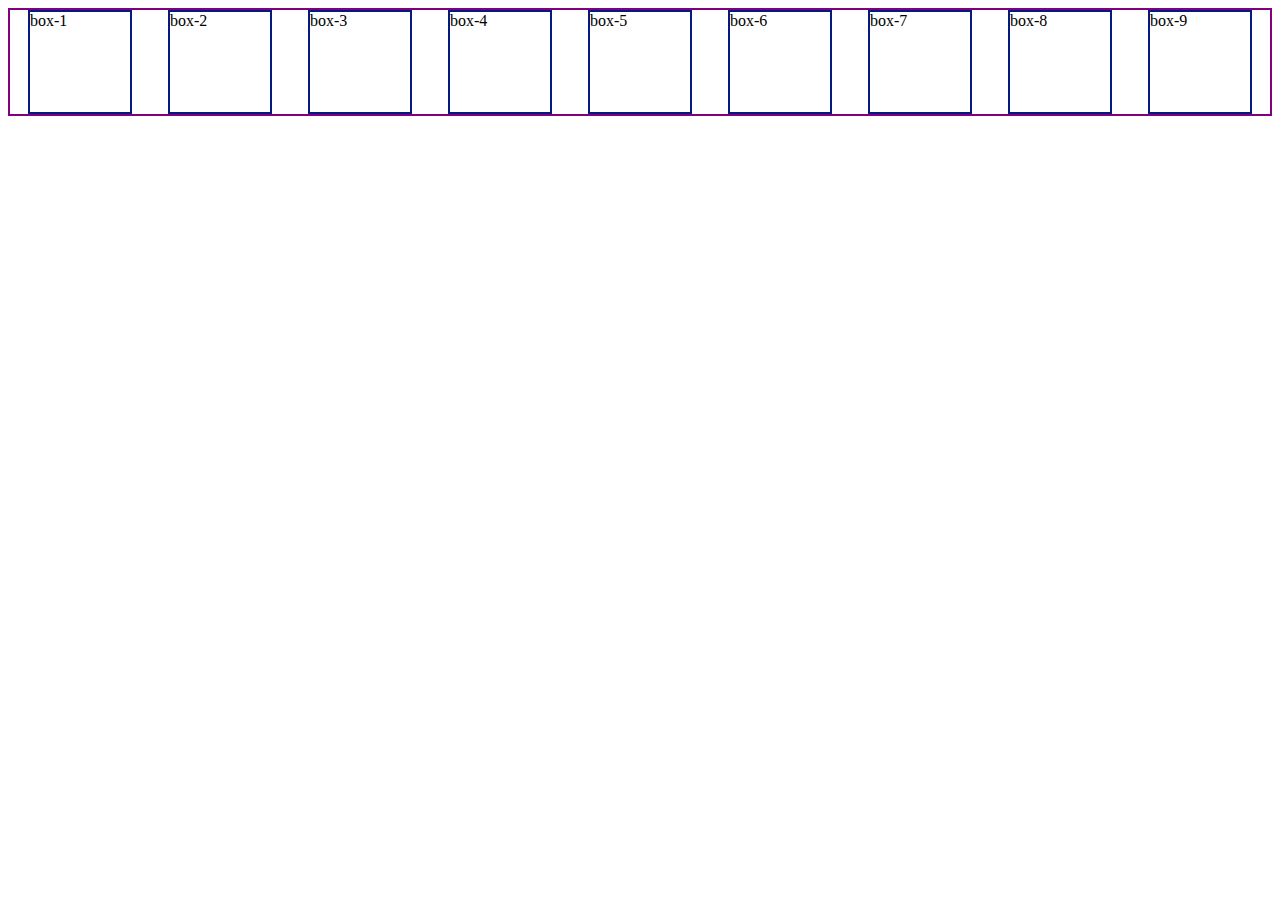
<file: index.html>
<!DOCTYPE html>
<html lang="en">
<head>
    <meta charset="UTF-8">
    <meta name="viewport" content="width=device-width, initial-scale=1.0">
    <title>responsive layout</title>
    <link rel="stylesheet" href="./style/style.css">
</head>
<body>
    <div class="box-container">
        <div class="box">box-1</div>
        <div class="box">box-2</div>
        <div class="box">box-3</div>
        <div class="box">box-4</div>
        <div class="box">box-5</div>
        <div class="box">box-6</div>
        <div class="box">box-7</div>
        <div class="box">box-8</div>
        <div class="box">box-9</div>
    </div>
</body>
</html>
</file>
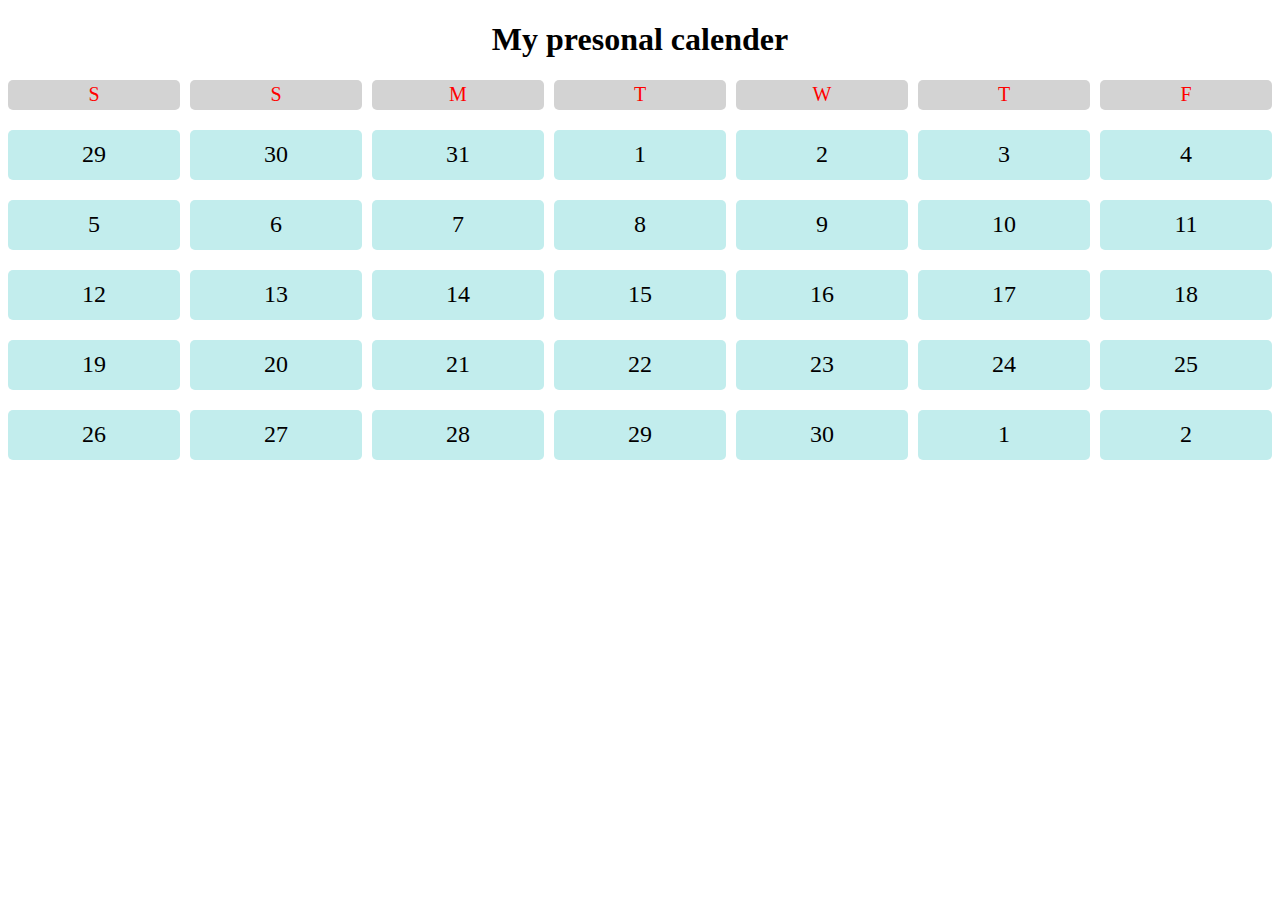
<file: calender.html>
<!DOCTYPE html>
<html lang="en">
<head>
    <meta charset="UTF-8">
    <meta name="viewport" content="width=device-width, initial-scale=1.0">
    <title>calender</title>
    <style>
        .calender {
            display: grid;
            grid-template-columns: repeat(7, 1fr);
            grid-template-rows: 30px repeat(5, 50px);
            row-gap: 20px;
            column-gap: 10px;
        }
        .date, .day{
            background-color: rgb(194, 237, 237);
            border-radius: 5px;
            display: flex;
            justify-content: center;
            align-items: center;
            font-size: 1.5em;
        }
        .day{
            background-color: lightgray;
            font-size: 20px;
            color: red;
        }
        h1{
            text-align: center;
        }
    </style>
</head>
<body>
    <h1>My presonal calender</h1>
    <div class="calender">
        <div class="day">S</div>
        <div class="day">S</div>
        <div class="day">M</div>
        <div class="day">T</div>
        <div class="day">W</div>
        <div class="day">T</div>
        <div class="day">F</div>
        <div class="date">29</div>
        <div class="date">30</div>
        <div class="date">31</div>
        <div class="date">1</div>
        <div class="date">2</div>
        <div class="date">3</div>
        <div class="date">4</div>
        <div class="date">5</div>
        <div class="date">6</div>
        <div class="date">7</div>
        <div class="date">8</div>
        <div class="date">9</div>
        <div class="date">10</div>
        <div class="date">11</div>
        <div class="date">12</div>
        <div class="date">13</div>
        <div class="date">14</div>
        <div class="date">15</div>
        <div class="date">16</div>
        <div class="date">17</div>
        <div class="date">18</div>
        <div class="date">19</div>
        <div class="date">20</div>
        <div class="date">21</div>
        <div class="date">22</div>
        <div class="date">23</div>
        <div class="date">24</div>
        <div class="date">25</div>
        <div class="date">26</div>
        <div class="date">27</div>
        <div class="date">28</div>
        <div class="date">29</div>
        <div class="date">30</div>
        <div class="date">1</div>
        <div class="date">2</div>
    </div>
</body>
</html>
</file>
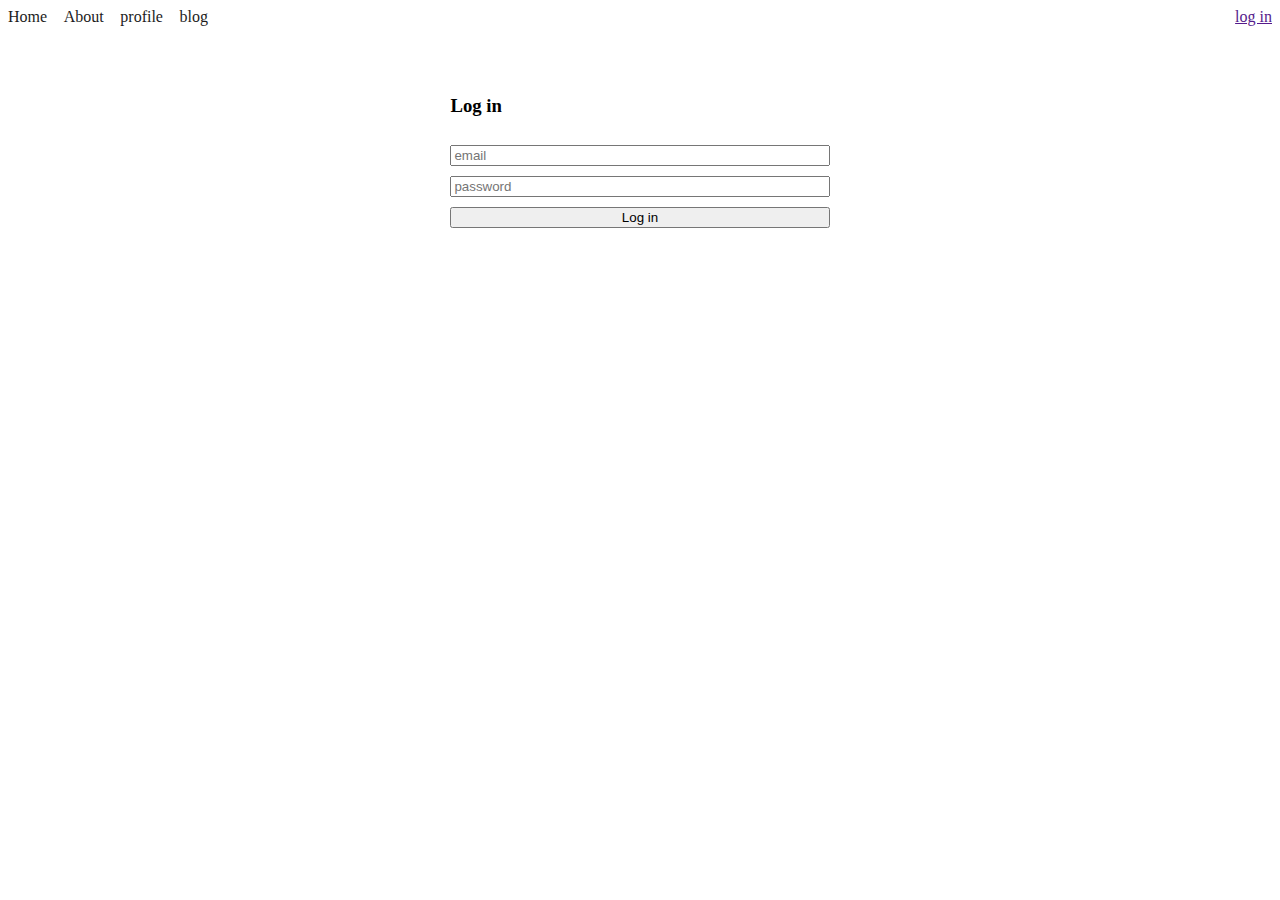
<file: form.html>
<!DOCTYPE html>
<html lang="en">

<head>
    <meta charset="UTF-8">
    <meta name="viewport" content="width=device-width, initial-scale=1.0">
    <title>Document</title>
    <style>
        .menu-content a {
            text-decoration: none;
            color: rgb(28, 28, 28);
        }

        .menu-content {
            min-width: 200px;
            display: flex;
            flex-direction: row;
            justify-content: space-between;
        }

        .nav-container {
            display: flex;
            justify-content: space-between;
            margin: 0 auto;
        }
        .form-container{
            display: flex;
            justify-content: center;
            margin-top: 50px;
        }
        .form-content{
            width: 30%;
            display: flex;
            flex-direction: column;
            justify-content: center;
        }
        .form-content input {
            margin-top: 10px;
        }
    </style>
</head>

<body>
    <nav class="nav-container">
        <div class="menu-content">
            <a href="">Home</a>
            <a href="">About</a>
            <a href="">profile</a>
            <a href="">blog</a>
        </div>
        <a href="">log in</a>
    </nav>
    <form class="form-container">
        <section class="form-content">
            <h3>Log in</h3>
            <input type="email" name="" id="" placeholder="email" required>
            <input type="password" name="" id="" placeholder="password" required>
            <input type="submit" value="Log in">
        </section>
    </form>
</body>

</html>
</file>
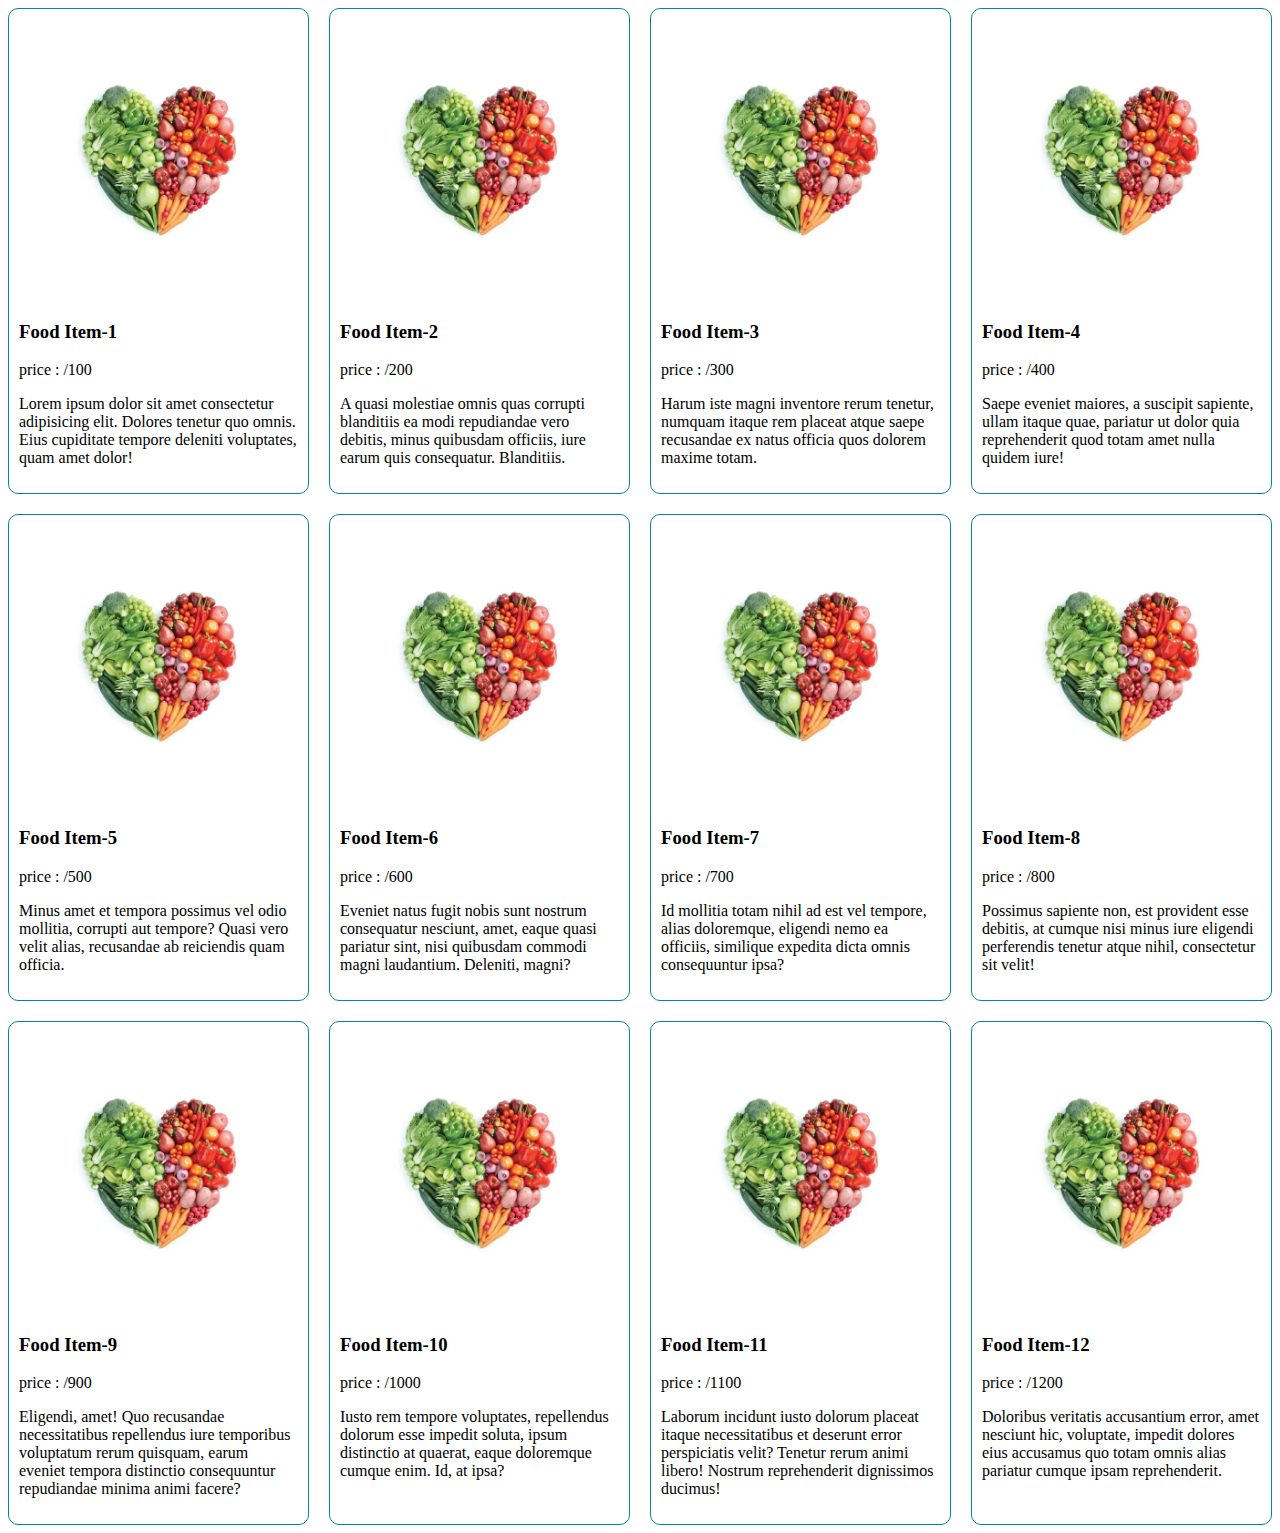
<file: media.html>
<!DOCTYPE html>
<html lang="en">
<head>
    <meta charset="UTF-8">
    <meta name="viewport" content="width=device-width, initial-scale=1.0">
    <title>media</title>
    <style>
        .container{
            display: grid;
            grid-template-columns: repeat(4, 1fr);
            gap: 20px;
        }
        .food{
            border: 1px solid rgb(4, 135, 152);
            border-radius: 10px;
            padding: 10px;
        }
        .food img{
            width: 100%;
        }

        @media screen and (max-width: 576px) {
            .container{
                grid-template-columns: repeat(1, 1fr);
            }
        }
    </style>
</head>
<body>
    <!-- .container>.food*12>img[src="images/food.webp"]+h3{Food Item-$}+p{price : /$$00}+p>lorem20 -->
    <div class="container">
        <div class="food">
            <img src="images/food.webp" alt="">
            <h3>Food Item-1</h3>
            <p>price : /100</p>
            <p>Lorem ipsum dolor sit amet consectetur adipisicing elit. Dolores tenetur quo omnis. Eius cupiditate tempore deleniti voluptates, quam amet dolor!</p>
        </div>
        <div class="food">
            <img src="images/food.webp" alt="">
            <h3>Food Item-2</h3>
            <p>price : /200</p>
            <p>A quasi molestiae omnis quas corrupti blanditiis ea modi repudiandae vero debitis, minus quibusdam officiis, iure earum quis consequatur. Blanditiis.</p>
        </div>
        <div class="food">
            <img src="images/food.webp" alt="">
            <h3>Food Item-3</h3>
            <p>price : /300</p>
            <p>Harum iste magni inventore rerum tenetur, numquam itaque rem placeat atque saepe recusandae ex natus officia quos dolorem maxime totam.</p>
        </div>
        <div class="food">
            <img src="images/food.webp" alt="">
            <h3>Food Item-4</h3>
            <p>price : /400</p>
            <p>Saepe eveniet maiores, a suscipit sapiente, ullam itaque quae, pariatur ut dolor quia reprehenderit quod totam amet nulla quidem iure!</p>
        </div>
        <div class="food">
            <img src="images/food.webp" alt="">
            <h3>Food Item-5</h3>
            <p>price : /500</p>
            <p>Minus amet et tempora possimus vel odio mollitia, corrupti aut tempore? Quasi vero velit alias, recusandae ab reiciendis quam officia.</p>
        </div>
        <div class="food">
            <img src="images/food.webp" alt="">
            <h3>Food Item-6</h3>
            <p>price : /600</p>
            <p>Eveniet natus fugit nobis sunt nostrum consequatur nesciunt, amet, eaque quasi pariatur sint, nisi quibusdam commodi magni laudantium. Deleniti, magni?</p>
        </div>
        <div class="food">
            <img src="images/food.webp" alt="">
            <h3>Food Item-7</h3>
            <p>price : /700</p>
            <p>Id mollitia totam nihil ad est vel tempore, alias doloremque, eligendi nemo ea officiis, similique expedita dicta omnis consequuntur ipsa?</p>
        </div>
        <div class="food">
            <img src="images/food.webp" alt="">
            <h3>Food Item-8</h3>
            <p>price : /800</p>
            <p>Possimus sapiente non, est provident esse debitis, at cumque nisi minus iure eligendi perferendis tenetur atque nihil, consectetur sit velit!</p>
        </div>
        <div class="food">
            <img src="images/food.webp" alt="">
            <h3>Food Item-9</h3>
            <p>price : /900</p>
            <p>Eligendi, amet! Quo recusandae necessitatibus repellendus iure temporibus voluptatum rerum quisquam, earum eveniet tempora distinctio consequuntur repudiandae minima animi facere?</p>
        </div>
        <div class="food">
            <img src="images/food.webp" alt="">
            <h3>Food Item-10</h3>
            <p>price : /1000</p>
            <p>Iusto rem tempore voluptates, repellendus dolorum esse impedit soluta, ipsum distinctio at quaerat, eaque doloremque cumque enim. Id, at ipsa?</p>
        </div>
        <div class="food">
            <img src="images/food.webp" alt="">
            <h3>Food Item-11</h3>
            <p>price : /1100</p>
            <p>Laborum incidunt iusto dolorum placeat itaque necessitatibus et deserunt error perspiciatis velit? Tenetur rerum animi libero! Nostrum reprehenderit dignissimos ducimus!</p>
        </div>
        <div class="food">
            <img src="images/food.webp" alt="">
            <h3>Food Item-12</h3>
            <p>price : /1200</p>
            <p>Doloribus veritatis accusantium error, amet nesciunt hic, voluptate, impedit dolores eius accusamus quo totam omnis alias pariatur cumque ipsam reprehenderit.</p>
        </div>
    </div>
</body>
</html>
</file>
<file: style/style.css>
.box-container {
    /* width: 600px; */
    /* height: 300px; */
    border: 2px solid purple;
    margin: 0 auto;
    display: flex;
    flex-direction: row;
    justify-content: space-around;
    align-items: center;
    flex-wrap: wrap;
}
.box {
    width: 100px;
    height: 100px;
    border: 2px solid rgb(3, 26, 129);
}
</file>
